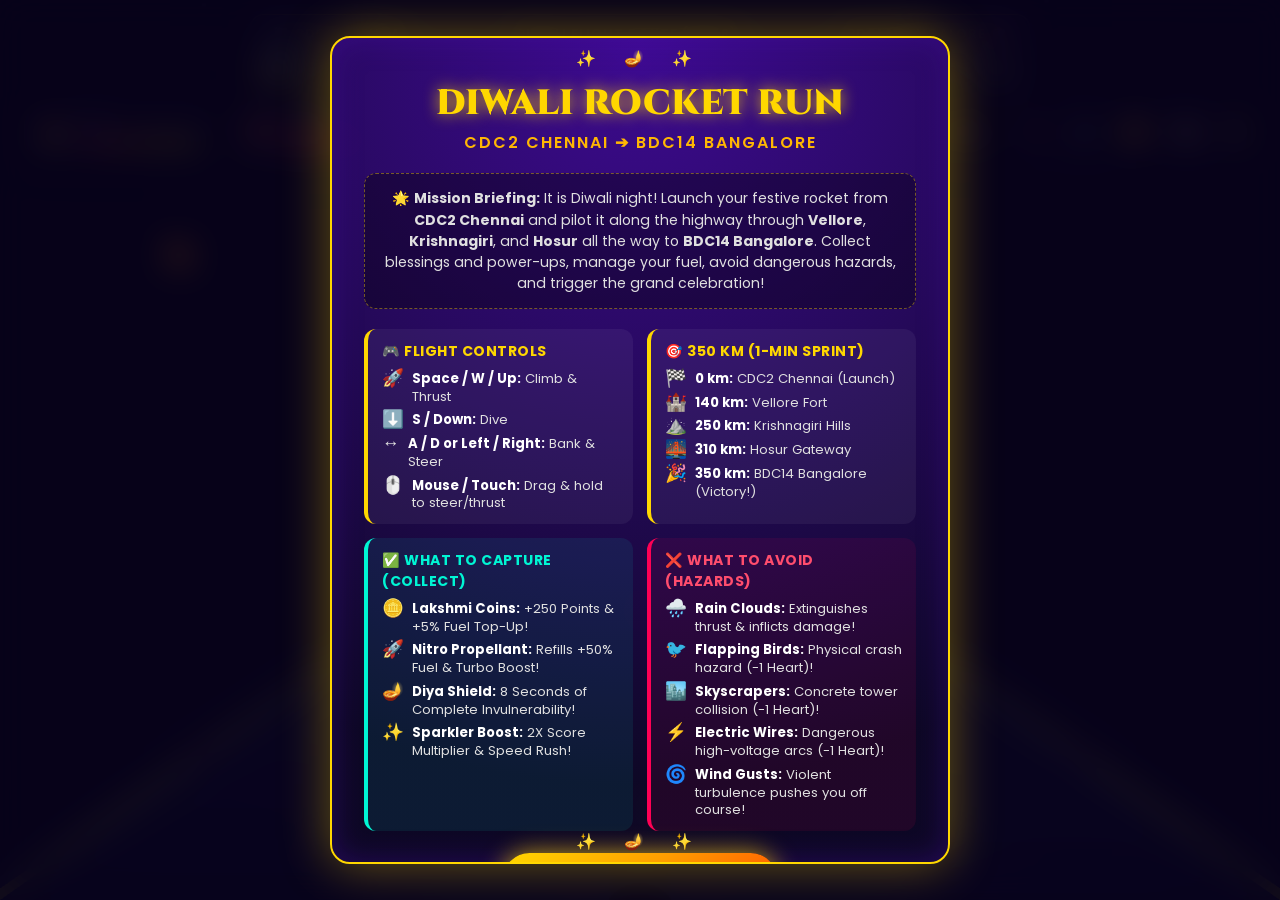
<file: index.html>
<!DOCTYPE html>
<html lang="en">
<head>
  <meta charset="UTF-8">
  <meta name="viewport" content="width=device-width, initial-scale=1.0, maximum-scale=1.0, user-scalable=no">
  <title>Diwali Rocket Run: CDC2 Chennai to BDC14 Bangalore</title>
  <link rel="stylesheet" href="css/style.css">
  <link rel="icon" href="data:image/svg+xml,<svg xmlns=%22http://www.w3.org/2000/svg%22 viewBox=%220 0 100 100%22><text y=%22.9em%22 font-size=%2290%22>🚀</text></svg>">
</head>
<body>

  <div id="game-container">
    <!-- 3D WebGL Canvas -->
    <canvas id="webgl-canvas"></canvas>

    <!-- Immersion Screen Effects -->
    <div id="screen-vignette"></div>
    <div id="damage-flash"></div>
    <div id="boost-speed-lines"></div>

    <!-- Top HUD Overlay -->
    <div id="hud-overlay">
      <!-- Route Progress Card -->
      <div class="hud-top-row">
        <div class="route-progress-card glass-panel">
          <div class="route-header">
            <span>🏁 CDC2 Chennai</span>
            <span>DIWALI FLIGHT ROUTE (NH48)</span>
            <span>BDC14 Bangalore 🎯</span>
          </div>

          <div class="route-track-container">
            <div class="route-track-bg">
              <div id="route-fill" class="route-track-fill"></div>
            </div>

            <div class="milestone-nodes">
              <div class="milestone-node current">
                <div class="milestone-dot"></div>
                <div class="milestone-name">Chennai</div>
              </div>
              <div class="milestone-node">
                <div class="milestone-dot"></div>
                <div class="milestone-name">Vellore</div>
              </div>
              <div class="milestone-node">
                <div class="milestone-dot"></div>
                <div class="milestone-name">Krishnagiri</div>
              </div>
              <div class="milestone-node">
                <div class="milestone-dot"></div>
                <div class="milestone-name">Hosur</div>
              </div>
              <div class="milestone-node">
                <div class="milestone-dot"></div>
                <div class="milestone-name">BDC14</div>
              </div>
            </div>

            <div id="rocket-marker" class="rocket-runner-marker">🚀</div>
          </div>
        </div>
      </div>

      <!-- Telemetry & Gauges Row -->
      <div class="hud-telemetry-row">
        <!-- Gauges: Fuel & Health -->
        <div class="status-gauges">
          <!-- Fuel Gauge -->
          <div class="gauge-card glass-panel">
            <div class="gauge-icon">🔥</div>
            <div class="gauge-content">
              <span class="gauge-label">Fuel</span>
              <div class="fuel-bar-outer">
                <div id="fuel-fill" class="fuel-bar-fill"></div>
              </div>
            </div>
          </div>

          <!-- Health Gauge -->
          <div class="gauge-card glass-panel">
            <div class="gauge-icon">❤️</div>
            <div class="gauge-content">
              <span class="gauge-label">Health</span>
              <div class="health-hearts">
                <span class="heart">❤️</span>
                <span class="heart">❤️</span>
                <span class="heart">❤️</span>
              </div>
            </div>
            <span id="shield-status" class="shield-badge" style="display: none;">🛡️ SHIELD</span>
          </div>
        </div>

        <!-- Stats & Controls -->
        <div class="stats-panel">
          <div class="stat-item glass-panel">
            <span>🪙</span>
            <span id="coin-val" class="stat-val">0</span>
          </div>

          <div class="stat-item glass-panel">
            <span>⚡</span>
            <span id="speed-val" class="stat-val">0</span>
            <span style="font-size: 0.65rem; color: #aaa;">km/h</span>
          </div>

          <div class="stat-item glass-panel">
            <span>📍</span>
            <span id="distance-val" class="stat-val">0 / 350</span>
            <span style="font-size: 0.65rem; color: #aaa;">km</span>
          </div>

          <div class="stat-item glass-panel">
            <span>🏆</span>
            <span id="score-val" class="stat-val">0</span>
          </div>

          <div class="hud-buttons">
            <button id="btn-help" class="btn-icon" title="How to Play / Instructions">❓</button>
            <button id="btn-audio" class="btn-icon" title="Toggle Sound">🔊</button>
            <button id="btn-pause" class="btn-icon" title="Pause Game">⏸️</button>
            <button id="btn-leaderboard" class="btn-icon" title="Leaderboard">📜</button>
            <a href="https://github.com/uvishwakchander/diwali-rocket-run" target="_blank" rel="noopener noreferrer" class="btn-icon" title="Source Code on GitHub" style="text-decoration: none;">
              <svg height="18" width="18" viewBox="0 0 16 16" fill="currentColor">
                <path d="M8 0C3.58 0 0 3.58 0 8c0 3.54 2.29 6.53 5.47 7.59.4.07.55-.17.55-.38 0-.19-.01-.82-.01-1.49-2.01.37-2.53-.49-2.69-.94-.09-.23-.48-.94-.82-1.13-.28-.15-.68-.52-.01-.53.63-.01 1.08.58 1.23.82.72 1.21 1.87.87 2.33.66.07-.52.28-.87.51-1.07-1.78-.2-3.64-.89-3.64-3.95 0-.87.31-1.59.82-2.15-.08-.2-.36-1.02.08-2.12 0 0 .67-.21 2.2.82.64-.18 1.32-.27 2-.27.68 0 1.36.09 2 .27 1.53-1.04 2.2-.82 2.2-.82.44 1.1.16 1.92.08 2.12.51.56.82 1.27.82 2.15 0 3.07-1.87 3.75-3.65 3.95.29.25.54.73.54 1.48 0 1.07-.01 1.93-.01 2.2 0 .21.15.46.55.38A8.013 8.013 0 0016 8c0-4.42-3.58-8-8-8z"></path>
              </svg>
            </a>
          </div>
        </div>
      </div>
    </div>

    <!-- In-Flight Milestone Toast Banner -->
    <div id="milestone-toast" class="glass-panel">
      <div id="toast-city" class="toast-city">APPROACHING VELLORE</div>
      <div class="toast-sub">✨ Keep Rocket Flying to BDC14 Bangalore! ✨</div>
    </div>

    <!-- Active Power-ups Bar -->
    <div id="active-powerups-bar"></div>

    <!-- Mobile Touch Controls -->
    <div id="touch-controls">
      <div id="touch-joystick-base" class="touch-zone">
        <div id="touch-joystick-thumb"></div>
      </div>
      <div class="touch-action-buttons">
        <button id="touch-thrust-btn" class="touch-btn">
          🚀
          <span>THRUST</span>
        </button>
      </div>
    </div>

    <!-- =====================================================================
         MODALS & OVERLAYS
         ===================================================================== -->

    <!-- 1. Start Screen Modal -->
    <div id="start-modal" class="modal-backdrop">
      <div class="modal-card">
        <h1 class="modal-title">DIWALI ROCKET RUN</h1>
        <h3 class="modal-subtitle">CDC2 CHENNAI ➔ BDC14 BANGALORE</h3>

        <div class="story-box">
          🌟 <strong>Mission Briefing:</strong> It is Diwali night! Launch your festive rocket from <strong>CDC2 Chennai</strong> and pilot it along the highway through <strong>Vellore</strong>, <strong>Krishnagiri</strong>, and <strong>Hosur</strong> all the way to <strong>BDC14 Bangalore</strong>. Collect blessings and power-ups, manage your fuel, avoid dangerous hazards, and trigger the grand celebration!
        </div>

        <div class="instructions-grid">
          <!-- Card 1: Controls -->
          <div class="instruction-item">
            <h4>🎮 Flight Controls</h4>
            <div class="item-entry"><span class="entry-icon">🚀</span><div><strong>Space / W / Up:</strong> Climb & Thrust</div></div>
            <div class="item-entry"><span class="entry-icon">⬇️</span><div><strong>S / Down:</strong> Dive</div></div>
            <div class="item-entry"><span class="entry-icon">↔️</span><div><strong>A / D or Left / Right:</strong> Bank & Steer</div></div>
            <div class="item-entry"><span class="entry-icon">🖱️</span><div><strong>Mouse / Touch:</strong> Drag & hold to steer/thrust</div></div>
          </div>

          <!-- Card 2: Milestones -->
          <div class="instruction-item">
            <h4>🎯 350 KM (1-Min Sprint)</h4>
            <div class="item-entry"><span class="entry-icon">🏁</span><div><strong>0 km:</strong> CDC2 Chennai (Launch)</div></div>
            <div class="item-entry"><span class="entry-icon">🏰</span><div><strong>140 km:</strong> Vellore Fort</div></div>
            <div class="item-entry"><span class="entry-icon">⛰️</span><div><strong>250 km:</strong> Krishnagiri Hills</div></div>
            <div class="item-entry"><span class="entry-icon">🌉</span><div><strong>310 km:</strong> Hosur Gateway</div></div>
            <div class="item-entry"><span class="entry-icon">🎉</span><div><strong>350 km:</strong> BDC14 Bangalore (Victory!)</div></div>
          </div>

          <!-- Card 3: What to Capture -->
          <div class="instruction-item capture-card">
            <h4>✅ WHAT TO CAPTURE (COLLECT)</h4>
            <div class="item-entry"><span class="entry-icon">🪙</span><div><strong>Lakshmi Coins:</strong> +250 Points &amp; +5% Fuel Top-Up!</div></div>
            <div class="item-entry"><span class="entry-icon">🚀</span><div><strong>Nitro Propellant:</strong> Refills +50% Fuel &amp; Turbo Boost!</div></div>
            <div class="item-entry"><span class="entry-icon">🪔</span><div><strong>Diya Shield:</strong> 8 Seconds of Complete Invulnerability!</div></div>
            <div class="item-entry"><span class="entry-icon">✨</span><div><strong>Sparkler Boost:</strong> 2X Score Multiplier &amp; Speed Rush!</div></div>
          </div>

          <!-- Card 4: What to Avoid -->
          <div class="instruction-item avoid-card">
            <h4>❌ WHAT TO AVOID (HAZARDS)</h4>
            <div class="item-entry"><span class="entry-icon">🌧️</span><div><strong>Rain Clouds:</strong> Extinguishes thrust &amp; inflicts damage!</div></div>
            <div class="item-entry"><span class="entry-icon">🐦</span><div><strong>Flapping Birds:</strong> Physical crash hazard (-1 Heart)!</div></div>
            <div class="item-entry"><span class="entry-icon">🏙️</span><div><strong>Skyscrapers:</strong> Concrete tower collision (-1 Heart)!</div></div>
            <div class="item-entry"><span class="entry-icon">⚡</span><div><strong>Electric Wires:</strong> Dangerous high-voltage arcs (-1 Heart)!</div></div>
            <div class="item-entry"><span class="entry-icon">🌀</span><div><strong>Wind Gusts:</strong> Violent turbulence pushes you off course!</div></div>
          </div>
        </div>

        <button id="btn-start" class="btn-festive">IGNITE ROCKET 🚀</button>
      </div>
    </div>

    <!-- 2. Pause Modal -->
    <div id="pause-modal" class="modal-backdrop hidden">
      <div class="modal-card" style="max-width: 480px;">
        <h2 class="modal-title">GAME PAUSED</h2>
        <p style="margin-bottom: 20px; color: #ccc;">Flight holding steady over the festive highway corridor.</p>
        <div style="display: flex; flex-direction: column; gap: 10px; align-items: center;">
          <button id="btn-resume" class="btn-festive" style="width: 240px;">RESUME FLIGHT</button>
          <button id="btn-pause-help" class="btn-festive btn-secondary" style="width: 240px; margin-left: 0;">HOW TO PLAY</button>
          <button id="btn-restart" class="btn-festive btn-secondary" style="width: 240px; margin-left: 0;">RESTART RUN</button>
        </div>
      </div>
    </div>

    <!-- 3. Game Over Modal -->
    <div id="gameover-modal" class="modal-backdrop hidden">
      <div class="modal-card">
        <h2 class="modal-title" style="color: #ff4d6d;">FLIGHT TERMINATED</h2>
        <p id="gameover-reason" style="color: #ffb703; margin-bottom: 16px; font-weight: 600;"></p>

        <div class="stats-summary-card">
          <div class="stat-row">
            <span class="stat-label">Distance Covered:</span>
            <span id="stat-go-distance" style="color: #ffd700;"></span>
          </div>
          <div class="stat-row">
            <span class="stat-label">Lakshmi Coins Collected:</span>
            <span id="stat-go-coins" style="color: #ffd700;"></span>
          </div>
          <div class="stat-row">
            <span class="stat-label">Total Flight Score:</span>
            <span id="stat-go-score"></span>
          </div>
        </div>

        <div class="player-input-row">
          <input type="text" id="player-name-go" class="player-input" placeholder="Enter Pilot Name" maxlength="15">
          <button id="btn-save-score" class="btn-festive" style="padding: 10px 22px; font-size: 0.95rem;">SAVE SCORE</button>
        </div>
        <div id="score-save-status-go" class="score-save-status"></div>

        <div style="display: flex; gap: 12px; justify-content: center; flex-wrap: wrap; margin-top: 14px;">
          <button id="btn-retry" class="btn-festive">LAUNCH AGAIN 🚀</button>
          <a href="https://github.com/uvishwakchander/diwali-rocket-run" target="_blank" rel="noopener noreferrer" class="btn-github-source">
            <svg height="18" width="18" viewBox="0 0 16 16" fill="currentColor">
              <path d="M8 0C3.58 0 0 3.58 0 8c0 3.54 2.29 6.53 5.47 7.59.4.07.55-.17.55-.38 0-.19-.01-.82-.01-1.49-2.01.37-2.53-.49-2.69-.94-.09-.23-.48-.94-.82-1.13-.28-.15-.68-.52-.01-.53.63-.01 1.08.58 1.23.82.72 1.21 1.87.87 2.33.66.07-.52.28-.87.51-1.07-1.78-.2-3.64-.89-3.64-3.95 0-.87.31-1.59.82-2.15-.08-.2-.36-1.02.08-2.12 0 0 .67-.21 2.2.82.64-.18 1.32-.27 2-.27.68 0 1.36.09 2 .27 1.53-1.04 2.2-.82 2.2-.82.44 1.1.16 1.92.08 2.12.51.56.82 1.27.82 2.15 0 3.07-1.87 3.75-3.65 3.95.29.25.54.73.54 1.48 0 1.07-.01 1.93-.01 2.2 0 .21.15.46.55.38A8.013 8.013 0 0016 8c0-4.42-3.58-8-8-8z"></path>
            </svg>
            <span>Source Code on GitHub ⭐</span>
          </a>
        </div>
      </div>
    </div>

    <!-- 4. Victory Celebration Modal -->
    <div id="victory-modal" class="modal-backdrop hidden">
      <div class="modal-card">
        <div class="victory-firework-badge">🎆 🪔 🎆</div>
        <h1 class="modal-title" style="color: #00f5d4;">HAPPY DIWALI!</h1>
        <h3 class="modal-subtitle">WELCOME TO BDC14 BANGALORE</h3>

        <p style="margin-bottom: 16px; font-size: 0.95rem; color: #e0e0e0;">
          Spectacular flight! You delivered the festive spirit all the way from CDC2 Chennai to BDC14 Bangalore!
        </p>

        <div class="stats-summary-card">
          <div class="stat-row">
            <span class="stat-label">Flight Time:</span>
            <span id="stat-vic-time" style="color: #00f5d4;"></span>
          </div>
          <div class="stat-row">
            <span class="stat-label">Fuel Remaining Bonus:</span>
            <span id="stat-vic-fuel" style="color: #ffd700;"></span>
          </div>
          <div class="stat-row">
            <span class="stat-label">Coins Collected:</span>
            <span id="stat-vic-coins" style="color: #ffd700;"></span>
          </div>
          <div class="stat-row">
            <span class="stat-label">Final Celebration Score:</span>
            <span id="stat-vic-score"></span>
          </div>
        </div>

        <div class="player-input-row">
          <input type="text" id="player-name-vic" class="player-input" placeholder="Enter Champion Name" maxlength="15">
          <button id="btn-save-victory" class="btn-festive" style="padding: 10px 22px; font-size: 0.95rem;">SAVE SCORE</button>
        </div>
        <div id="score-save-status-vic" class="score-save-status"></div>

        <div style="display: flex; gap: 12px; justify-content: center; flex-wrap: wrap; margin-top: 14px;">
          <button id="btn-replay" class="btn-festive">FLY AGAIN 🚀</button>
          <a href="https://github.com/uvishwakchander/diwali-rocket-run" target="_blank" rel="noopener noreferrer" class="btn-github-source">
            <svg height="18" width="18" viewBox="0 0 16 16" fill="currentColor">
              <path d="M8 0C3.58 0 0 3.58 0 8c0 3.54 2.29 6.53 5.47 7.59.4.07.55-.17.55-.38 0-.19-.01-.82-.01-1.49-2.01.37-2.53-.49-2.69-.94-.09-.23-.48-.94-.82-1.13-.28-.15-.68-.52-.01-.53.63-.01 1.08.58 1.23.82.72 1.21 1.87.87 2.33.66.07-.52.28-.87.51-1.07-1.78-.2-3.64-.89-3.64-3.95 0-.87.31-1.59.82-2.15-.08-.2-.36-1.02.08-2.12 0 0 .67-.21 2.2.82.64-.18 1.32-.27 2-.27.68 0 1.36.09 2 .27 1.53-1.04 2.2-.82 2.2-.82.44 1.1.16 1.92.08 2.12.51.56.82 1.27.82 2.15 0 3.07-1.87 3.75-3.65 3.95.29.25.54.73.54 1.48 0 1.07-.01 1.93-.01 2.2 0 .21.15.46.55.38A8.013 8.013 0 0016 8c0-4.42-3.58-8-8-8z"></path>
            </svg>
            <span>Source Code on GitHub ⭐</span>
          </a>
        </div>
      </div>
    </div>

    <!-- 5. Leaderboard Modal (Global Champions) -->
    <div id="leaderboard-modal" class="modal-backdrop hidden">
      <div class="modal-card" style="max-width: 520px;">
        <h2 class="modal-title">🌍 GLOBAL CHAMPIONS</h2>
        <h4 class="modal-subtitle">DIWALI PILOTS HALL OF FAME</h4>

        <div id="leaderboard-sync-status" class="leaderboard-status">
          <span>⚡ Live Worldwide Leaderboard</span>
        </div>

        <div id="leaderboard-list" class="leaderboard-list"></div>

        <div style="display: flex; gap: 10px; justify-content: center; margin-top: 14px;">
          <button id="btn-refresh-leaderboard" class="btn-festive btn-secondary">🔄 REFRESH</button>
          <button id="btn-close-leaderboard" class="btn-festive">CLOSE</button>
        </div>
      </div>
    </div>

    <!-- 6. General Instructions Modal (What to Capture vs Avoid) -->
    <div id="instructions-modal" class="modal-backdrop hidden">
      <div class="modal-card" style="max-width: 650px;">
        <h2 class="modal-title">FLIGHT MANUAL</h2>
        <h4 class="modal-subtitle">WHAT TO CAPTURE &amp; WHAT TO AVOID</h4>

        <div class="instructions-grid" style="margin-top: 14px;">
          <!-- What to Capture -->
          <div class="instruction-item capture-card">
            <h4>✅ WHAT TO CAPTURE (COLLECT)</h4>
            <div class="item-entry"><span class="entry-icon">🪙</span><div><strong>Lakshmi Coins:</strong> +250 Points &amp; +5% Fuel Top-Up!</div></div>
            <div class="item-entry"><span class="entry-icon">🚀</span><div><strong>Nitro Propellant:</strong> Refills +50% Fuel &amp; Turbo Rush!</div></div>
            <div class="item-entry"><span class="entry-icon">🪔</span><div><strong>Diya Shield:</strong> 8s Complete Invulnerability Barrier!</div></div>
            <div class="item-entry"><span class="entry-icon">✨</span><div><strong>Sparkler Boost:</strong> 2X Score Multiplier &amp; Speed Rush!</div></div>
          </div>

          <!-- What to Avoid -->
          <div class="instruction-item avoid-card">
            <h4>❌ WHAT TO AVOID (HAZARDS)</h4>
            <div class="item-entry"><span class="entry-icon">🌧️</span><div><strong>Rain Clouds:</strong> Extinguishes thrust &amp; inflicts damage!</div></div>
            <div class="item-entry"><span class="entry-icon">🐦</span><div><strong>Flapping Birds:</strong> Physical crash hazard (-1 Heart)!</div></div>
            <div class="item-entry"><span class="entry-icon">🏙️</span><div><strong>Skyscrapers:</strong> High-rise concrete crash (-1 Heart)!</div></div>
            <div class="item-entry"><span class="entry-icon">⚡</span><div><strong>Electric Wires:</strong> High-voltage spark shock (-1 Heart)!</div></div>
            <div class="item-entry"><span class="entry-icon">🌀</span><div><strong>Wind Gusts:</strong> Violent turbulence tosses rocket off-course!</div></div>
          </div>
        </div>

        <button id="btn-close-instructions" class="btn-festive">RETURN TO GAME</button>
      </div>
    </div>

  </div>

  <!-- Scripts: 3D WebGL Engine & Game Modules -->
  <script src="js/three.min.js"></script>
  <script src="js/config.js"></script>
  <script src="js/audio.js"></script>
  <script src="js/particles3d.js"></script>
  <script src="js/models.js"></script>
  <script src="js/world.js"></script>
  <script src="js/entities3d.js"></script>
  <script src="js/game.js"></script>
</body>
</html>
</file>
<file: css/style.css>
/* ==========================================================================
   Diwali Rocket Run: CDC2 Chennai to BDC14 Bangalore
   3D Immersive Game Styling & Festive Rangoli UI
   ========================================================================== */

@import url('https://fonts.googleapis.com/css2?family=Cinzel:wght@600;700;900&family=Poppins:wght@400;500;600;700&display=swap');

:root {
  --primary-gold: #ffd700;
  --warm-gold: #ffb703;
  --festive-orange: #fb8500;
  --diwali-red: #d90429;
  --royal-purple: #480ca8;
  --deep-midnight: #08031a;
  --glow-gold: 0 0 15px rgba(255, 215, 0, 0.7), 0 0 30px rgba(251, 133, 0, 0.4);
  --glow-cyan: 0 0 15px rgba(0, 245, 212, 0.7);
  --glass-bg: rgba(14, 8, 38, 0.75);
  --glass-border: rgba(255, 215, 0, 0.35);
  --hud-radius: 14px;
}

* {
  margin: 0;
  padding: 0;
  box-sizing: border-box;
  user-select: none;
  -webkit-user-select: none;
  -webkit-touch-callout: none;
}

html, body {
  width: 100%;
  height: 100%;
  overflow: hidden;
  background-color: var(--deep-midnight);
  font-family: 'Poppins', sans-serif;
  color: #ffffff;
}

#game-container {
  position: relative;
  width: 100vw;
  height: 100vh;
  overflow: hidden;
  background: radial-gradient(circle at center, #180d38 0%, #08031a 100%);
}

#webgl-canvas {
  position: absolute;
  top: 0;
  left: 0;
  width: 100%;
  height: 100%;
  display: block;
  z-index: 1;
}

/* ==========================================================================
   Vignette & Screen FX Overlays
   ========================================================================== */

#screen-vignette {
  position: absolute;
  top: 0;
  left: 0;
  width: 100%;
  height: 100%;
  pointer-events: none;
  z-index: 2;
  box-shadow: inset 0 0 120px rgba(8, 3, 26, 0.85);
  transition: box-shadow 0.3s ease;
}

#damage-flash {
  position: absolute;
  top: 0;
  left: 0;
  width: 100%;
  height: 100%;
  pointer-events: none;
  z-index: 3;
  background: radial-gradient(circle at center, transparent 30%, rgba(217, 4, 41, 0.6) 100%);
  opacity: 0;
  transition: opacity 0.15s ease-out;
}

#boost-speed-lines {
  position: absolute;
  top: 0;
  left: 0;
  width: 100%;
  height: 100%;
  pointer-events: none;
  z-index: 3;
  opacity: 0;
  background: radial-gradient(circle at center, transparent 40%, rgba(0, 245, 212, 0.25) 100%);
  transition: opacity 0.3s ease;
}

/* ==========================================================================
   Top HUD - Route Map & Telemetry
   ========================================================================== */

#hud-overlay {
  position: absolute;
  top: 0;
  left: 0;
  width: 100%;
  padding: 14px 24px;
  display: flex;
  flex-direction: column;
  gap: 12px;
  z-index: 10;
  pointer-events: none;
}

.hud-top-row {
  display: flex;
  align-items: center;
  justify-content: space-between;
  width: 100%;
}

.glass-panel {
  background: var(--glass-bg);
  backdrop-filter: blur(12px);
  -webkit-backdrop-filter: blur(12px);
  border: 1px solid var(--glass-border);
  border-radius: var(--hud-radius);
  box-shadow: 0 8px 32px rgba(0, 0, 0, 0.45);
  pointer-events: auto;
}

/* Route Progress Bar */
.route-progress-card {
  flex: 1;
  max-width: 780px;
  margin: 0 auto;
  padding: 10px 22px;
  display: flex;
  flex-direction: column;
  gap: 6px;
  position: relative;
}

.route-header {
  display: flex;
  justify-content: space-between;
  align-items: center;
  font-size: 0.8rem;
  font-weight: 600;
  color: var(--primary-gold);
  letter-spacing: 1px;
  text-transform: uppercase;
}

.route-track-container {
  position: relative;
  width: 100%;
  height: 28px;
  display: flex;
  align-items: center;
}

.route-track-bg {
  position: absolute;
  width: 100%;
  height: 8px;
  background: rgba(255, 255, 255, 0.15);
  border-radius: 4px;
  overflow: hidden;
}

.route-track-fill {
  height: 100%;
  width: 0%;
  background: linear-gradient(90deg, #ff9e00, #ffd700, #00f5d4);
  box-shadow: 0 0 10px rgba(255, 215, 0, 0.8);
  border-radius: 4px;
  transition: width 0.2s linear;
}

.milestone-nodes {
  position: absolute;
  width: 100%;
  display: flex;
  justify-content: space-between;
  top: 50%;
  transform: translateY(-50%);
  pointer-events: none;
}

.milestone-node {
  position: relative;
  display: flex;
  flex-direction: column;
  align-items: center;
}

.milestone-dot {
  width: 14px;
  height: 14px;
  border-radius: 50%;
  background: #2a1b4e;
  border: 2px solid var(--primary-gold);
  transition: all 0.3s ease;
}

.milestone-node.completed .milestone-dot {
  background: var(--primary-gold);
  box-shadow: 0 0 10px var(--primary-gold);
  transform: scale(1.15);
}

.milestone-node.current .milestone-dot {
  background: #00f5d4;
  border-color: #ffffff;
  box-shadow: 0 0 14px #00f5d4;
  animation: pulse-dot 1.2s infinite;
}

.milestone-name {
  position: absolute;
  top: 18px;
  font-size: 0.68rem;
  font-weight: 600;
  white-space: nowrap;
  color: rgba(255, 255, 255, 0.7);
  transition: color 0.3s ease;
}

.milestone-node.completed .milestone-name,
.milestone-node.current .milestone-name {
  color: var(--primary-gold);
  text-shadow: 0 0 8px rgba(255, 215, 0, 0.6);
}

.rocket-runner-marker {
  position: absolute;
  top: 50%;
  left: 0%;
  transform: translate(-50%, -50%);
  font-size: 1.25rem;
  filter: drop-shadow(0 0 8px #ffd700);
  transition: left 0.2s linear;
  z-index: 5;
}

@keyframes pulse-dot {
  0% { transform: scale(1); box-shadow: 0 0 6px #00f5d4; }
  50% { transform: scale(1.35); box-shadow: 0 0 18px #00f5d4; }
  100% { transform: scale(1); box-shadow: 0 0 6px #00f5d4; }
}

/* Telemetry & Gauges */
.hud-telemetry-row {
  display: flex;
  justify-content: space-between;
  align-items: center;
  width: 100%;
}

.status-gauges {
  display: flex;
  gap: 16px;
  align-items: center;
}

.gauge-card {
  padding: 8px 16px;
  display: flex;
  align-items: center;
  gap: 12px;
}

.gauge-icon {
  font-size: 1.3rem;
  filter: drop-shadow(0 0 6px rgba(255, 215, 0, 0.6));
}

.gauge-content {
  display: flex;
  flex-direction: column;
  gap: 4px;
}

.gauge-label {
  font-size: 0.68rem;
  text-transform: uppercase;
  color: rgba(255, 255, 255, 0.75);
  font-weight: 600;
  letter-spacing: 0.5px;
}

/* Fuel Bar */
.fuel-bar-outer {
  width: 120px;
  height: 10px;
  background: rgba(255, 255, 255, 0.15);
  border-radius: 5px;
  overflow: hidden;
  border: 1px solid rgba(255, 215, 0, 0.3);
}

.fuel-bar-fill {
  width: 100%;
  height: 100%;
  background: linear-gradient(90deg, #ff1744, #ff9100, #ffea00);
  border-radius: 5px;
  transition: width 0.2s linear;
}

.fuel-bar-fill.warning {
  animation: fuel-pulse 0.6s infinite alternate;
}

@keyframes fuel-pulse {
  from { opacity: 1; filter: brightness(1); }
  to { opacity: 0.4; filter: brightness(1.6); }
}

/* Health Hearts */
.health-hearts {
  display: flex;
  gap: 4px;
  font-size: 1.1rem;
}

.heart {
  color: #ff0055;
  filter: drop-shadow(0 0 6px #ff0055);
  transition: transform 0.2s ease, opacity 0.2s ease;
}

.heart.lost {
  opacity: 0.25;
  filter: none;
}

.shield-badge {
  display: inline-flex;
  align-items: center;
  gap: 4px;
  font-size: 0.72rem;
  color: #00f5d4;
  font-weight: 700;
  text-transform: uppercase;
  padding: 2px 6px;
  border-radius: 6px;
  background: rgba(0, 245, 212, 0.2);
  border: 1px solid #00f5d4;
  box-shadow: 0 0 8px rgba(0, 245, 212, 0.4);
  animation: shield-glow 1s infinite alternate;
}

@keyframes shield-glow {
  from { box-shadow: 0 0 6px rgba(0, 245, 212, 0.4); }
  to { box-shadow: 0 0 16px rgba(0, 245, 212, 0.85); }
}

/* Score & Stats Panel */
.stats-panel {
  display: flex;
  gap: 16px;
  align-items: center;
}

.stat-item {
  padding: 8px 16px;
  display: flex;
  align-items: center;
  gap: 8px;
}

.stat-val {
  font-size: 1.15rem;
  font-weight: 700;
  font-family: 'Cinzel', serif;
  color: var(--primary-gold);
  text-shadow: 0 0 10px rgba(255, 215, 0, 0.5);
}

.hud-buttons {
  display: flex;
  gap: 8px;
}

.btn-icon {
  width: 42px;
  height: 42px;
  display: flex;
  align-items: center;
  justify-content: center;
  border-radius: 50%;
  cursor: pointer;
  background: var(--glass-bg);
  border: 1px solid var(--glass-border);
  color: var(--primary-gold);
  font-size: 1.1rem;
  transition: all 0.2s ease;
  pointer-events: auto;
}

.btn-icon:hover {
  background: rgba(255, 215, 0, 0.25);
  transform: scale(1.08);
  box-shadow: 0 0 12px var(--primary-gold);
}

/* ==========================================================================
   Milestone Toast Banner
   ========================================================================== */

#milestone-toast {
  position: absolute;
  top: 130px;
  left: 50%;
  transform: translateX(-50%) translateY(-30px);
  padding: 12px 34px;
  text-align: center;
  z-index: 20;
  pointer-events: none;
  opacity: 0;
  transition: all 0.4s cubic-bezier(0.175, 0.885, 0.32, 1.275);
  border: 2px solid var(--primary-gold);
  background: radial-gradient(circle, rgba(72, 12, 168, 0.9) 0%, rgba(14, 8, 38, 0.95) 100%);
  box-shadow: 0 0 35px rgba(255, 215, 0, 0.6);
}

#milestone-toast.active {
  opacity: 1;
  transform: translateX(-50%) translateY(0);
}

.toast-city {
  font-family: 'Cinzel', serif;
  font-size: 1.6rem;
  font-weight: 900;
  color: var(--primary-gold);
  text-shadow: 0 0 12px rgba(255, 215, 0, 0.9);
  letter-spacing: 2px;
}

.toast-sub {
  font-size: 0.85rem;
  color: #ffffff;
  margin-top: 2px;
  letter-spacing: 1px;
}

/* Powerup Active Indicators */
#active-powerups-bar {
  position: absolute;
  bottom: 24px;
  left: 24px;
  display: flex;
  gap: 12px;
  z-index: 10;
  pointer-events: none;
}

.powerup-pill {
  padding: 8px 14px;
  border-radius: 20px;
  display: flex;
  align-items: center;
  gap: 8px;
  font-size: 0.82rem;
  font-weight: 600;
  background: rgba(14, 8, 38, 0.85);
  border: 1px solid var(--primary-gold);
  box-shadow: 0 0 15px rgba(255, 215, 0, 0.4);
  animation: float-pill 1.5s infinite ease-in-out alternate;
}

@keyframes float-pill {
  from { transform: translateY(0); }
  to { transform: translateY(-4px); }
}

/* ==========================================================================
   Mobile On-Screen Touch Controls
   ========================================================================== */

#touch-controls {
  position: absolute;
  bottom: 20px;
  left: 0;
  width: 100%;
  padding: 0 24px;
  display: none;
  justify-content: space-between;
  align-items: flex-end;
  z-index: 15;
  pointer-events: none;
}

.touch-zone {
  pointer-events: auto;
  border-radius: 50%;
  display: flex;
  align-items: center;
  justify-content: center;
  background: rgba(255, 215, 0, 0.15);
  border: 2px solid rgba(255, 215, 0, 0.4);
  backdrop-filter: blur(8px);
  -webkit-backdrop-filter: blur(8px);
  box-shadow: 0 0 20px rgba(0, 0, 0, 0.5);
  touch-action: none;
}

#touch-joystick-base {
  width: 120px;
  height: 120px;
  position: relative;
}

#touch-joystick-thumb {
  width: 50px;
  height: 50px;
  border-radius: 50%;
  background: var(--primary-gold);
  box-shadow: 0 0 15px var(--primary-gold);
  position: absolute;
  top: 50%;
  left: 50%;
  transform: translate(-50%, -50%);
  pointer-events: none;
}

.touch-action-buttons {
  display: flex;
  flex-direction: column;
  gap: 16px;
}

.touch-btn {
  width: 80px;
  height: 80px;
  border-radius: 50%;
  font-size: 1.8rem;
  display: flex;
  flex-direction: column;
  align-items: center;
  justify-content: center;
  background: radial-gradient(circle, rgba(251, 133, 0, 0.7) 0%, rgba(217, 4, 41, 0.7) 100%);
  border: 2px solid var(--primary-gold);
  box-shadow: 0 0 20px rgba(251, 133, 0, 0.6);
  pointer-events: auto;
  touch-action: none;
}

.touch-btn span {
  font-size: 0.65rem;
  font-weight: 700;
  text-transform: uppercase;
  margin-top: -2px;
}

.touch-btn:active {
  transform: scale(0.92);
  filter: brightness(1.3);
}

/* ==========================================================================
   Modals & Menus (Start, Pause, GameOver, Victory, Leaderboard)
   ========================================================================== */

.modal-backdrop {
  position: absolute;
  top: 0;
  left: 0;
  width: 100%;
  height: 100%;
  display: flex;
  align-items: center;
  justify-content: center;
  background: rgba(8, 3, 26, 0.85);
  backdrop-filter: blur(16px);
  -webkit-backdrop-filter: blur(16px);
  z-index: 100;
  opacity: 1;
  transition: opacity 0.3s ease;
}

.modal-backdrop.hidden {
  opacity: 0;
  pointer-events: none;
}

.modal-card {
  width: 90%;
  max-width: 620px;
  padding: 36px 32px;
  background: radial-gradient(circle at top, rgba(72, 12, 168, 0.85) 0%, rgba(14, 8, 38, 0.95) 85%);
  border: 2px solid var(--primary-gold);
  border-radius: 20px;
  box-shadow: 0 0 50px rgba(255, 215, 0, 0.4), inset 0 0 30px rgba(72, 12, 168, 0.4);
  text-align: center;
  position: relative;
  overflow: hidden;
  max-height: 92vh;
  overflow-y: auto;
}

/* Rangoli Border Ornaments */
.modal-card::before, .modal-card::after {
  content: '✨ 🪔 ✨';
  position: absolute;
  font-size: 1rem;
  letter-spacing: 12px;
  color: var(--primary-gold);
}

.modal-card::before {
  top: 8px;
  left: 50%;
  transform: translateX(-50%);
}

.modal-card::after {
  bottom: 8px;
  left: 50%;
  transform: translateX(-50%);
}

.modal-title {
  font-family: 'Cinzel', serif;
  font-size: 2.2rem;
  font-weight: 900;
  color: var(--primary-gold);
  text-shadow: 0 0 15px rgba(255, 215, 0, 0.8);
  margin-top: 10px;
  margin-bottom: 6px;
  line-height: 1.15;
}

.modal-subtitle {
  font-size: 1rem;
  color: #ffb703;
  font-weight: 600;
  letter-spacing: 2px;
  text-transform: uppercase;
  margin-bottom: 18px;
}

.story-box {
  background: rgba(0, 0, 0, 0.35);
  border: 1px dashed rgba(255, 215, 0, 0.4);
  border-radius: 12px;
  padding: 14px 18px;
  margin-bottom: 20px;
  font-size: 0.88rem;
  line-height: 1.5;
  color: #e0e0e0;
}

.instructions-grid {
  display: grid;
  grid-template-columns: repeat(2, 1fr);
  gap: 14px;
  margin-bottom: 22px;
  text-align: left;
}

.instruction-item {
  background: rgba(255, 255, 255, 0.05);
  border-radius: 12px;
  padding: 12px 14px;
  border-left: 4px solid var(--primary-gold);
}

.instruction-item.capture-card {
  border-left: 4px solid #00f5d4;
  background: rgba(0, 245, 212, 0.08);
}

.instruction-item.avoid-card {
  border-left: 4px solid #ff0055;
  background: rgba(255, 0, 85, 0.08);
}

.instruction-item h4 {
  font-size: 0.88rem;
  color: var(--primary-gold);
  margin-bottom: 8px;
  text-transform: uppercase;
  letter-spacing: 0.5px;
  display: flex;
  align-items: center;
  gap: 6px;
}

.instruction-item.capture-card h4 {
  color: #00f5d4;
}

.instruction-item.avoid-card h4 {
  color: #ff4d6d;
}

.item-entry {
  display: flex;
  align-items: flex-start;
  gap: 8px;
  margin-bottom: 6px;
  font-size: 0.82rem;
  line-height: 1.35;
  color: #e0e0e0;
}

.item-entry:last-child {
  margin-bottom: 0;
}

.item-entry .entry-icon {
  font-size: 1.1rem;
  line-height: 1;
}

.item-entry strong {
  color: #ffffff;
}

/* Primary Button */
.btn-festive {
  display: inline-flex;
  align-items: center;
  justify-content: center;
  gap: 10px;
  padding: 14px 38px;
  font-family: 'Cinzel', serif;
  font-size: 1.15rem;
  font-weight: 700;
  color: #08031a;
  background: linear-gradient(135deg, #ffd700 0%, #ff9e00 50%, #ff5400 100%);
  border: none;
  border-radius: 30px;
  cursor: pointer;
  box-shadow: 0 0 25px rgba(255, 215, 0, 0.7);
  transition: all 0.25s ease;
  text-transform: uppercase;
  letter-spacing: 1px;
}

.btn-festive:hover {
  transform: translateY(-2px) scale(1.04);
  box-shadow: 0 0 40px rgba(255, 215, 0, 0.95);
  filter: brightness(1.1);
}

.btn-festive:active {
  transform: translateY(1px) scale(0.98);
}

.btn-secondary {
  background: rgba(255, 255, 255, 0.1);
  color: #ffffff;
  border: 1px solid rgba(255, 215, 0, 0.4);
  box-shadow: none;
  margin-left: 10px;
}

.btn-secondary:hover {
  background: rgba(255, 215, 0, 0.2);
  box-shadow: 0 0 20px rgba(255, 215, 0, 0.4);
}

/* Stat Breakdown Table */
.stats-summary-card {
  background: rgba(0, 0, 0, 0.4);
  border-radius: 12px;
  border: 1px solid rgba(255, 215, 0, 0.3);
  padding: 16px 20px;
  margin-bottom: 24px;
}

.stat-row {
  display: flex;
  justify-content: space-between;
  padding: 6px 0;
  font-size: 0.92rem;
  border-bottom: 1px solid rgba(255, 255, 255, 0.08);
}

.stat-row:last-child {
  border-bottom: none;
  padding-top: 10px;
  font-weight: 700;
  font-size: 1.15rem;
  color: var(--primary-gold);
}

.stat-row .stat-label {
  color: rgba(255, 255, 255, 0.8);
}

/* Leaderboard Table & Global Champions */
.leaderboard-status {
  display: inline-flex;
  align-items: center;
  gap: 6px;
  background: rgba(0, 245, 212, 0.12);
  border: 1px solid rgba(0, 245, 212, 0.4);
  color: #00f5d4;
  border-radius: 20px;
  padding: 4px 14px;
  font-size: 0.78rem;
  font-weight: 600;
  margin-bottom: 12px;
}

.leaderboard-list {
  display: flex;
  flex-direction: column;
  gap: 8px;
  margin: 10px 0 16px 0;
  max-height: 360px;
  overflow-y: auto;
  padding-right: 6px;
  scrollbar-width: thin;
  scrollbar-color: var(--primary-gold) rgba(0, 0, 0, 0.3);
}

.leaderboard-list::-webkit-scrollbar {
  width: 6px;
}

.leaderboard-list::-webkit-scrollbar-track {
  background: rgba(0, 0, 0, 0.3);
  border-radius: 4px;
}

.leaderboard-list::-webkit-scrollbar-thumb {
  background: var(--primary-gold);
  border-radius: 4px;
}

.leaderboard-entry {
  display: flex;
  align-items: center;
  justify-content: space-between;
  padding: 10px 14px;
  background: rgba(255, 255, 255, 0.05);
  border-radius: 10px;
  font-size: 0.88rem;
  border-left: 4px solid var(--primary-gold);
  transition: transform 0.2s ease, background 0.2s ease;
}

.leaderboard-entry:hover {
  background: rgba(255, 255, 255, 0.09);
  transform: translateX(3px);
}

.leaderboard-entry:nth-child(1) {
  border-left-color: #ffd700;
  background: rgba(255, 215, 0, 0.14);
}

.leaderboard-entry:nth-child(2) {
  border-left-color: #c0c0c0;
  background: rgba(192, 192, 192, 0.1);
}

.leaderboard-entry:nth-child(3) {
  border-left-color: #cd7f32;
  background: rgba(205, 127, 50, 0.1);
}

.lb-left {
  display: flex;
  align-items: center;
  gap: 10px;
  text-align: left;
}

.lb-rank {
  font-size: 1.1rem;
  font-weight: 800;
  min-width: 28px;
  text-align: center;
}

.lb-details {
  display: flex;
  flex-direction: column;
}

.lb-name {
  font-weight: 700;
  color: #ffffff;
  font-size: 0.92rem;
}

.lb-city {
  font-size: 0.72rem;
  color: rgba(255, 255, 255, 0.65);
}

.lb-score {
  color: #ffd700;
  font-weight: 800;
  font-size: 1rem;
  text-shadow: 0 0 10px rgba(255, 215, 0, 0.5);
}

.score-save-status {
  font-size: 0.85rem;
  font-weight: 600;
  margin-top: 6px;
  min-height: 20px;
  color: #00f5d4;
  transition: opacity 0.3s ease;
}

.score-save-status.error {
  color: #ff4d6d;
}

.player-input-row {
  display: flex;
  gap: 10px;
  justify-content: center;
  margin: 16px 0;
}

.player-input {
  background: rgba(0, 0, 0, 0.5);
  border: 1px solid var(--primary-gold);
  border-radius: 8px;
  padding: 10px 16px;
  color: #ffffff;
  font-family: 'Poppins', sans-serif;
  font-size: 0.95rem;
  outline: none;
  width: 220px;
}

.player-input:focus {
  box-shadow: 0 0 15px rgba(255, 215, 0, 0.5);
}

/* Victory Fireworks Banner */
.victory-firework-badge {
  font-size: 3rem;
  margin-bottom: 6px;
  animation: bounce-badge 1s infinite alternate;
}

@keyframes bounce-badge {
  from { transform: translateY(0) scale(1); }
  to { transform: translateY(-8px) scale(1.1); }
}

/* GitHub Source Button */
.btn-github-source {
  display: inline-flex;
  align-items: center;
  justify-content: center;
  gap: 8px;
  padding: 14px 26px;
  font-family: 'Poppins', sans-serif;
  font-size: 0.95rem;
  font-weight: 600;
  color: #ffffff;
  background: rgba(30, 18, 60, 0.85);
  border: 1px solid var(--primary-gold);
  border-radius: 30px;
  text-decoration: none;
  box-shadow: 0 0 15px rgba(255, 215, 0, 0.25);
  transition: all 0.25s ease;
  cursor: pointer;
}

.btn-github-source:hover {
  background: rgba(255, 215, 0, 0.25);
  color: var(--primary-gold);
  border-color: #ffffff;
  transform: translateY(-2px) scale(1.03);
  box-shadow: 0 0 25px rgba(255, 215, 0, 0.6);
}

.btn-github-source svg {
  fill: currentColor;
}

/* Responsive Rules */
@media (max-width: 900px) {
  #hud-overlay {
    padding: 8px 12px;
  }
  .route-progress-card {
    padding: 8px 12px;
  }
  .milestone-name {
    font-size: 0.55rem;
  }
  .gauge-card {
    padding: 6px 10px;
  }
  .fuel-bar-outer {
    width: 80px;
  }
  .modal-title {
    font-size: 1.7rem;
  }
  .instructions-grid {
    grid-template-columns: 1fr;
  }
}

@media (pointer: coarse), (max-width: 768px) {
  #touch-controls {
    display: flex;
  }
}
</file>
